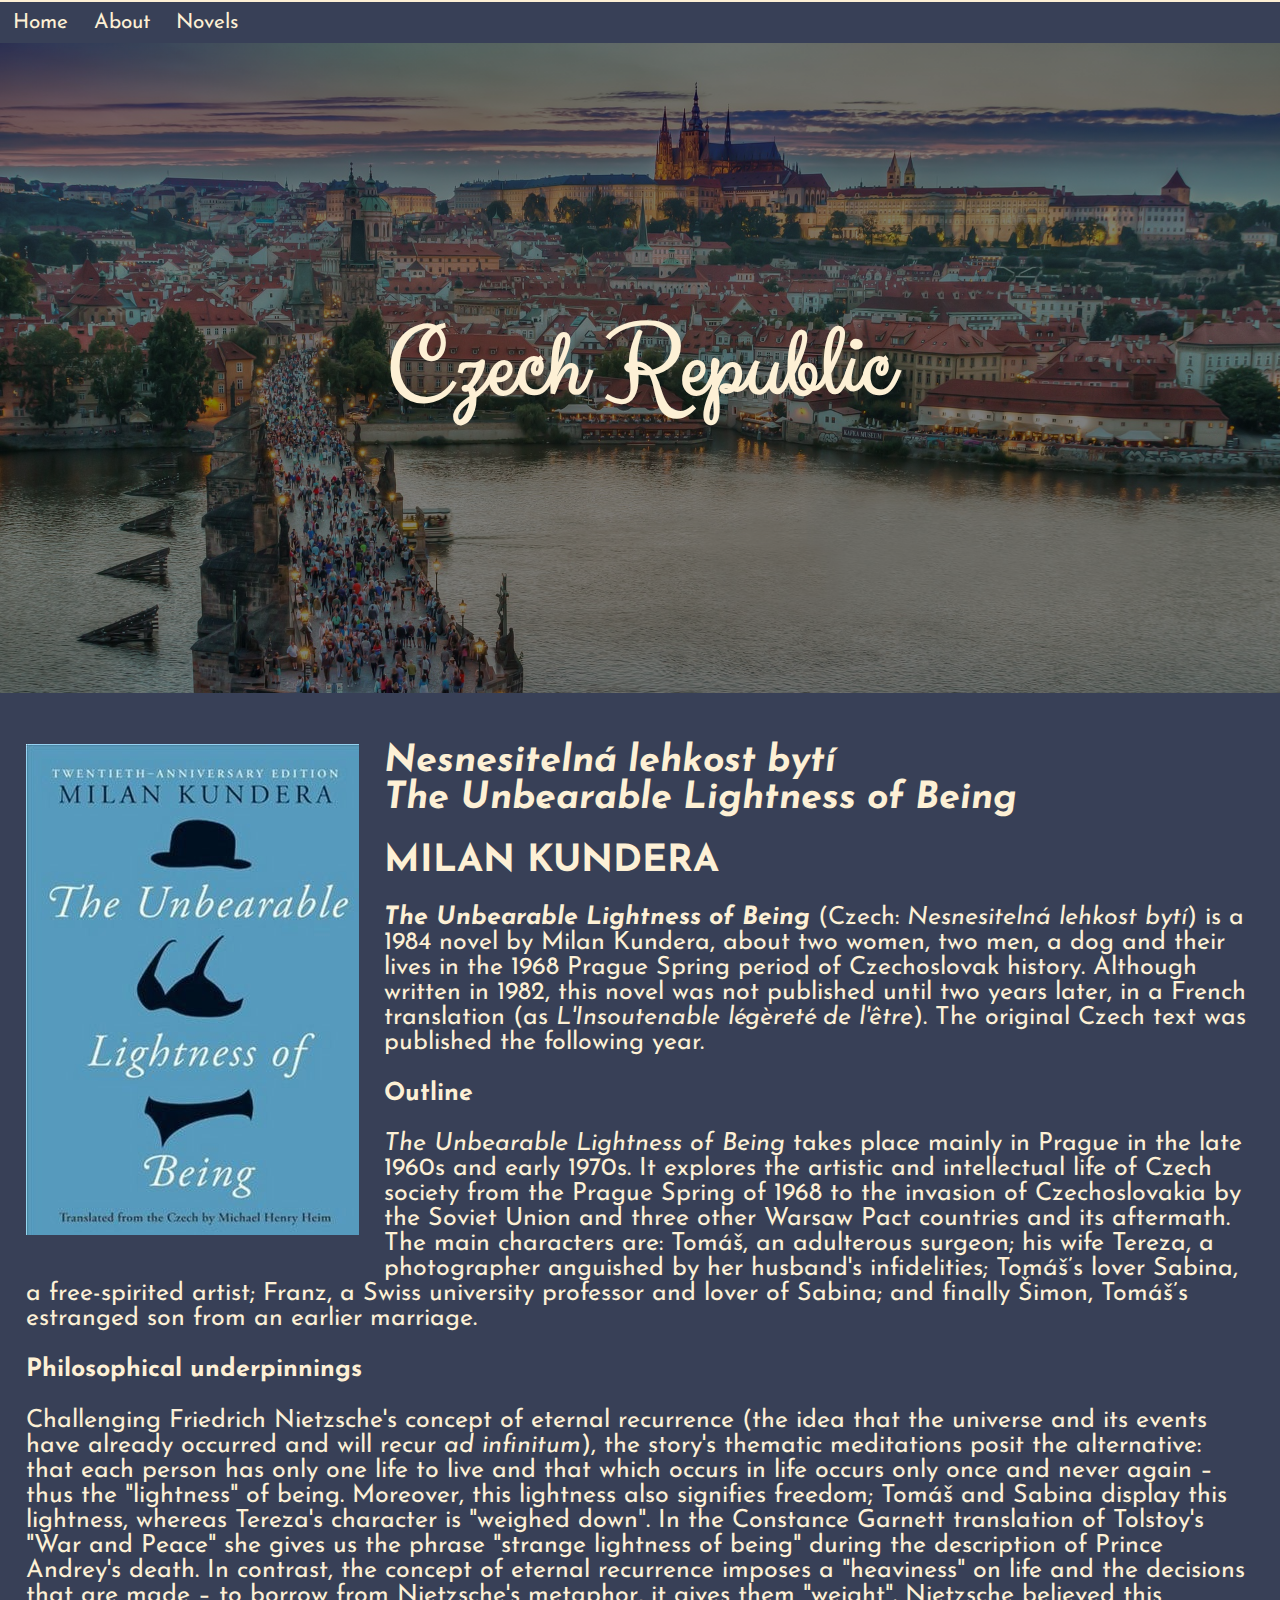
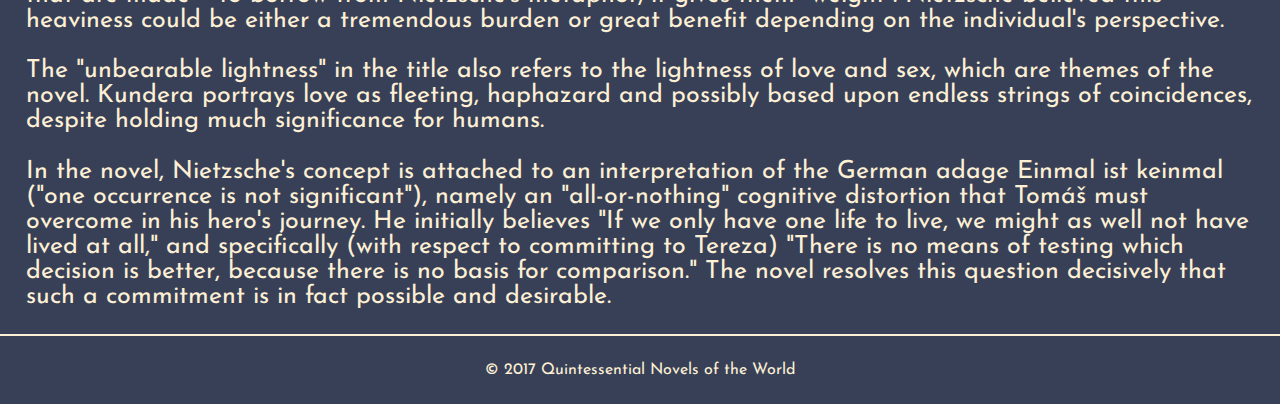
<file: novels/czech-republic.html>
<!doctype html>
<html lang="en">
    <head>
        <meta charset='utf-8'>
        <link rel="shortcut icon" href="../images/book-icon.png" />
        <title>Czech Republic</title>
        <link href="../css/style.css" rel="stylesheet" type="text/css">
    </head>
    <body class="czech">
        <nav>
            <ul>
                <li><a href="../index.html">Home</a></li>
                <li><a href="../index.html#about">About</a></li>
                <li><a href="../index.html#novels">Novels</a></li>
            </ul>
        </nav>
        <div class="banner czech-banner">
            <h1>Czech Republic</h1>
        </div>
       
        <br>
        <img align='left' src="../images/the-unbearable-lightness-of-being.jpg">
        <br>
        <h2> <em>Nesnesitelná lehkost bytí</em>
        <br><em>The Unbearable Lightness of Being</em>
        <p> MILAN KUNDERA </p></h2>
        <p><em><strong>The Unbearable Lightness of Being</strong></em> (Czech: <em>Nesnesitelná lehkost bytí</em>) is a 1984 novel by Milan Kundera, about two women, two men, a dog and their lives in the 1968 Prague Spring period of Czechoslovak history. Although written in 1982, this novel was not published until two years later, in a French translation (as <em>L'Insoutenable légèreté de l'être</em>). The original Czech text was published the following year. </p>
        <p><strong>Outline</strong></p>
        <p><em>The Unbearable Lightness of Being</em> takes place mainly in Prague in the late 1960s and early 1970s. It explores the artistic and intellectual life of Czech society from the Prague Spring of 1968 to the invasion of Czechoslovakia by the Soviet Union and three other Warsaw Pact countries and its aftermath. The main characters are: Tomáš, an adulterous surgeon; his wife Tereza, a photographer anguished by her husband's infidelities; Tomáš’s lover Sabina, a free-spirited artist; Franz, a Swiss university professor and lover of Sabina; and finally Šimon, Tomáš’s estranged son from an earlier marriage.</p>
        <p><strong>Philosophical underpinnings</strong></p>
        <p>Challenging Friedrich Nietzsche's concept of eternal recurrence (the idea that the universe and its events have already occurred and will recur <em>ad infinitum</em>), the story's thematic meditations posit the alternative: that each person has only one life to live and that which occurs in life occurs only once and never again – thus the "lightness" of being. Moreover, this lightness also signifies freedom; Tomáš and Sabina display this lightness, whereas Tereza's character is "weighed down". In the Constance Garnett translation of Tolstoy's "War and Peace" she gives us the phrase "strange lightness of being" during the description of Prince Andrey's death. In contrast, the concept of eternal recurrence imposes a "heaviness" on life and the decisions that are made – to borrow from Nietzsche's metaphor, it gives them "weight". Nietzsche believed this heaviness could be either a tremendous burden or great benefit depending on the individual's perspective.</p>
        <p>The "unbearable lightness" in the title also refers to the lightness of love and sex, which are themes of the novel. Kundera portrays love as fleeting, haphazard and possibly based upon endless strings of coincidences, despite holding much significance for humans.</p>
        <p>In the novel, Nietzsche's concept is attached to an interpretation of the German adage Einmal ist keinmal ("one occurrence is not significant"), namely an "all-or-nothing" cognitive distortion that Tomáš must overcome in his hero's journey. He initially believes "If we only have one life to live, we might as well not have lived at all," and specifically (with respect to committing to Tereza) "There is no means of testing which decision is better, because there is no basis for comparison." The novel resolves this question decisively that such a commitment is in fact possible and desirable.</p>
        <footer>
            <p> &copy 2017 Quintessential Novels of the World </p>
        </footer>
    </body>
</html>
</file>
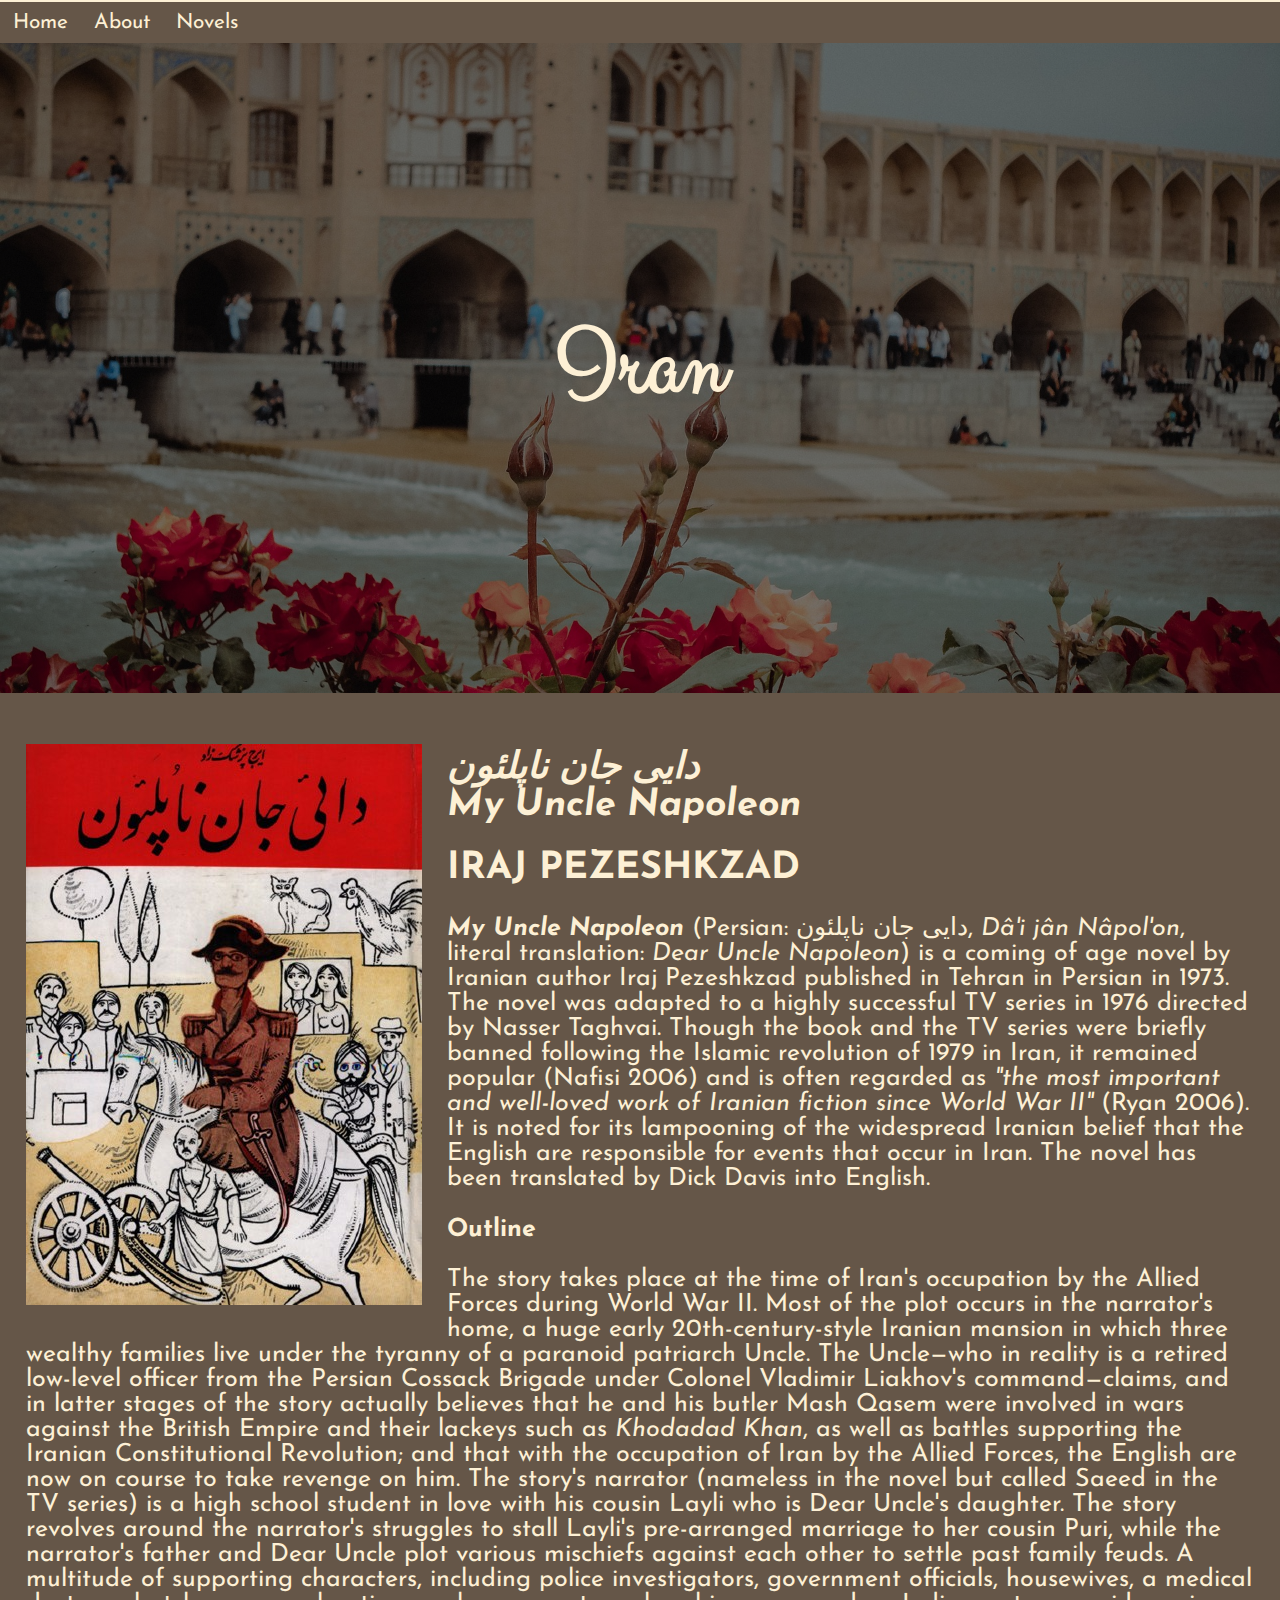
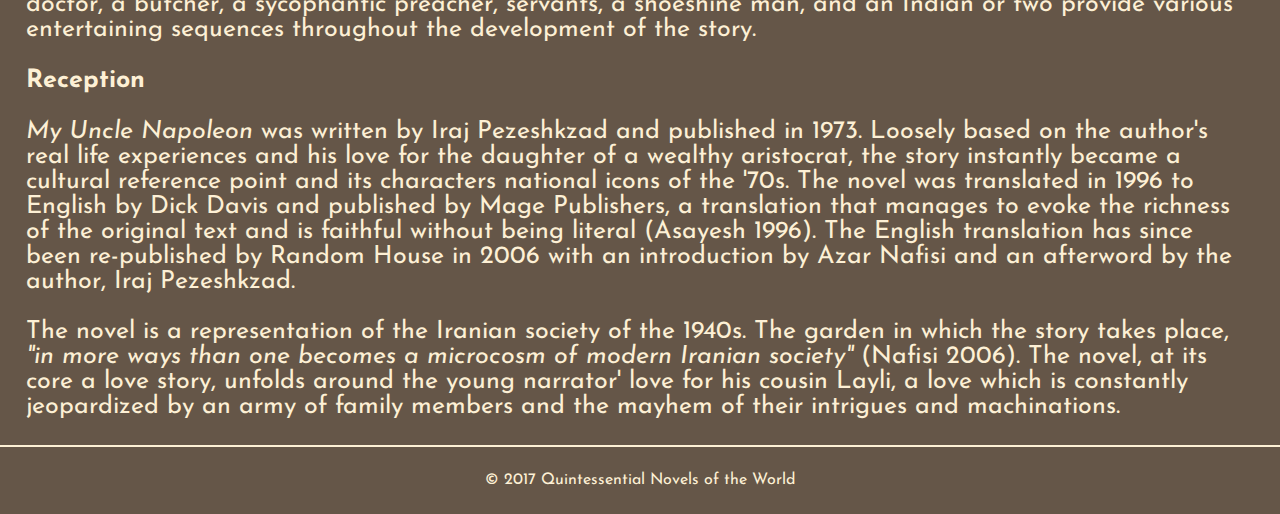
<file: novels/iran.html>
<!doctype html>
<html lang="en">
    <head>
        <meta charset='utf-8'>
        <link rel="shortcut icon" href="../images/book-icon.png" />
        <title>Iran</title>
        <link href="../css/style.css" rel="stylesheet" type="text/css">
    </head>
    <body class="iran">
        <nav>
            <ul>
                <li><a href="../index.html">Home</a></li>
                <li><a href="../index.html#about">About</a></li>
                <li><a href="../index.html#novels">Novels</a></li>
            </ul>
        </nav>
        <div class="banner iran-banner">
            <h1>Iran</h1>
        </div>
       
        <br>
        <img align='left' src="../images/my-uncle-napoleon.jpg">
        <br>
        <h2> <em> دایی جان ناپلئون</em>
        <br><em>My Uncle Napoleon</em>
        <p> IRAJ PEZESHKZAD </p></h2>
        <p><strong><em>My Uncle Napoleon</em></strong> (Persian: دایی جان ناپلئون, <em>Dâ'i jân Nâpol'on</em>, literal translation: <em>Dear Uncle Napoleon</em>) is a coming of age novel by Iranian author Iraj Pezeshkzad published in Tehran in Persian in 1973. The novel was adapted to a highly successful TV series in 1976 directed by Nasser Taghvai. Though the book and the TV series were briefly banned following the Islamic revolution of 1979 in Iran, it remained popular (Nafisi 2006) and is often regarded as <em>"the most important and well-loved work of Iranian fiction since World War II"</em> (Ryan 2006). It is noted for its lampooning of the widespread Iranian belief that the English are responsible for events that occur in Iran. The novel has been translated by Dick Davis into English.</p>
        <p><strong>Outline</strong></p>
        <p>The story takes place at the time of Iran's occupation by the Allied Forces during World War II. Most of the plot occurs in the narrator's home, a huge early 20th-century-style Iranian mansion in which three wealthy families live under the tyranny of a paranoid patriarch Uncle. The Uncle—who in reality is a retired low-level officer from the Persian Cossack Brigade under Colonel Vladimir Liakhov's command—claims, and in latter stages of the story actually believes that he and his butler Mash Qasem were involved in wars against the British Empire and their lackeys such as <em>Khodadad Khan</em>, as well as battles supporting the Iranian Constitutional Revolution; and that with the occupation of Iran by the Allied Forces, the English are now on course to take revenge on him. The story's narrator (nameless in the novel but called Saeed in the TV series) is a high school student in love with his cousin Layli who is Dear Uncle's daughter. The story revolves around the narrator's struggles to stall Layli's pre-arranged marriage to her cousin Puri, while the narrator's father and Dear Uncle plot various mischiefs against each other to settle past family feuds. A multitude of supporting characters, including police investigators, government officials, housewives, a medical doctor, a butcher, a sycophantic preacher, servants, a shoeshine man, and an Indian or two provide various entertaining sequences throughout the development of the story.</p>
        <p><strong>Reception</strong></p>
        <p><em>My Uncle Napoleon</em> was written by Iraj Pezeshkzad and published in 1973. Loosely based on the author's real life experiences and his love for the daughter of a wealthy aristocrat, the story instantly became a cultural reference point and its characters national icons of the '70s. The novel was translated in 1996 to English by Dick Davis and published by Mage Publishers, a translation that manages to evoke the richness of the original text and is faithful without being literal (Asayesh 1996). The English translation has since been re-published by Random House in 2006 with an introduction by Azar Nafisi and an afterword by the author, Iraj Pezeshkzad.</p>
        <p>The novel is a representation of the Iranian society of the 1940s. The garden in which the story takes place, <em>"in more ways than one becomes a microcosm of modern Iranian society"</em> (Nafisi 2006). The novel, at its core a love story, unfolds around the young narrator' love for his cousin Layli, a love which is constantly jeopardized by an army of family members and the mayhem of their intrigues and machinations.</p>
        <footer>
            <p> &copy 2017 Quintessential Novels of the World </p>
        </footer>
    </body>
</html>
</file>
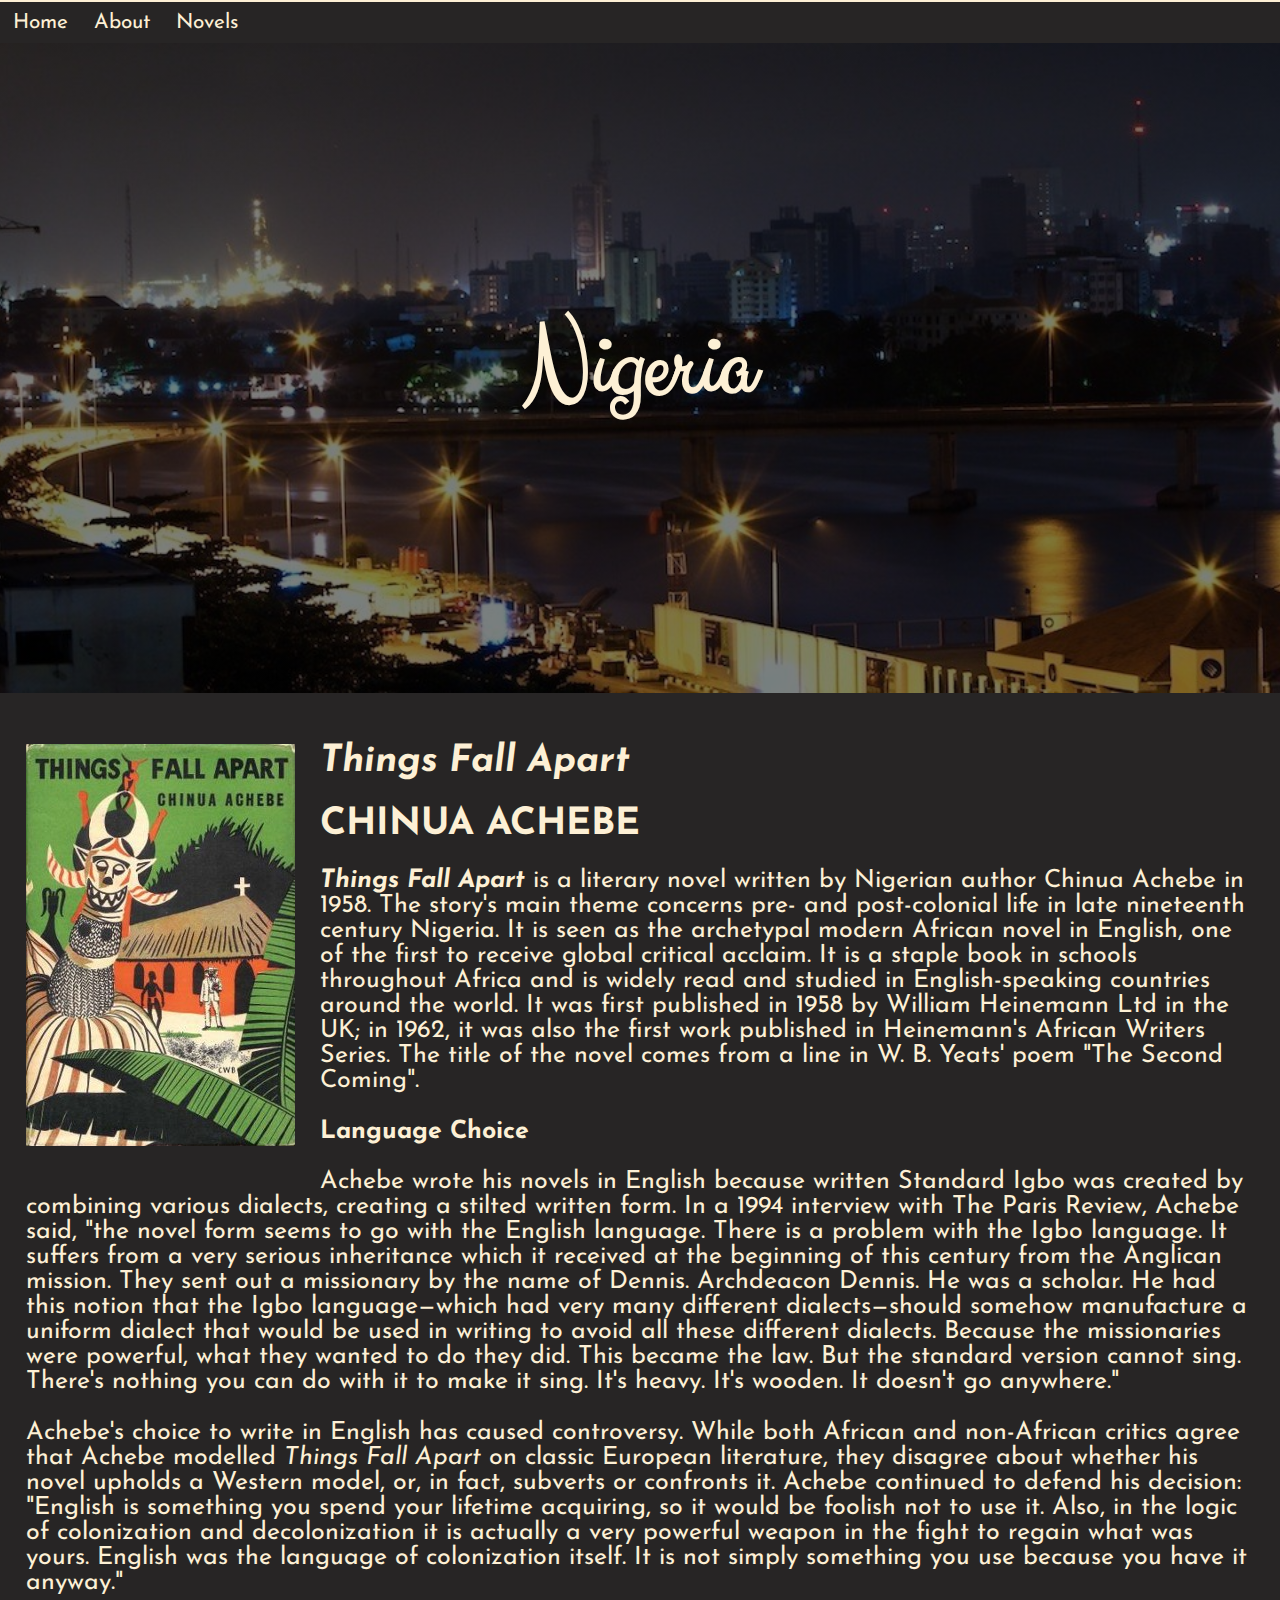
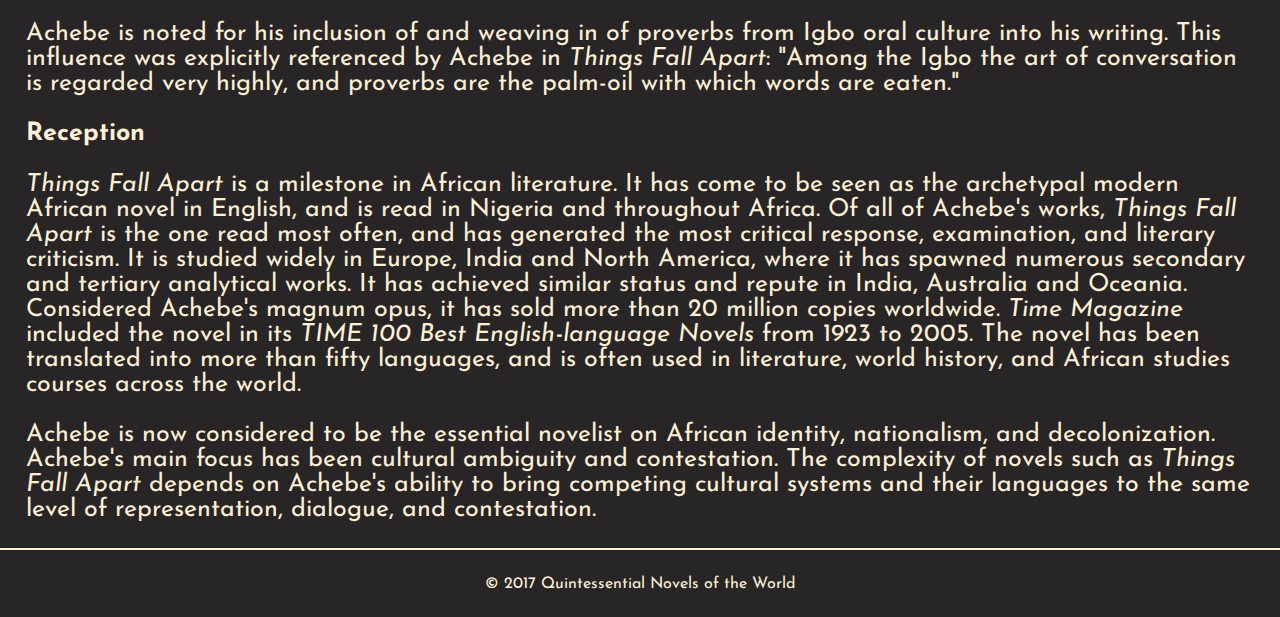
<file: novels/nigeria.html>
<!doctype html>
<html lang="en">
    <head>
        <meta charset='utf-8'>
        <link rel="shortcut icon" href="../images/book-icon.png" />
        <title>Nigeria</title>
        <link href="../css/style.css" rel="stylesheet" type="text/css">
    </head>
    <body class="nigeria">
        <nav>
            <ul>
                <li><a href="../index.html">Home</a></li>
                <li><a href="../index.html#about">About</a></li>
                <li><a href="../index.html#novels">Novels</a></li>
            </ul>
        </nav>
        <div class="banner nigeria-banner">
            <h1>Nigeria</h1>
        </div>
       
        <br>
        <img align='left' src="../images/things-fall-apart.jpg">
        <br>
        <h2> <em>Things Fall Apart</em>
        <p>CHINUA ACHEBE</p></h2>
        <p><em><strong>Things Fall Apart</strong></em> is a literary novel written by Nigerian author Chinua Achebe in 1958. The story's main theme concerns pre- and post-colonial life in late nineteenth century Nigeria. It is seen as the archetypal modern African novel in English, one of the first to receive global critical acclaim. It is a staple book in schools throughout Africa and is widely read and studied in English-speaking countries around the world. It was first published in 1958 by William Heinemann Ltd in the UK; in 1962, it was also the first work published in Heinemann's African Writers Series. The title of the novel comes from a line in W. B. Yeats' poem "The Second Coming". </p>
        <p><strong>Language Choice</strong></p>
        <p>Achebe wrote his novels in English because written Standard Igbo was created by combining various dialects, creating a stilted written form. In a 1994 interview with The Paris Review, Achebe said, "the novel form seems to go with the English language. There is a problem with the Igbo language. It suffers from a very serious inheritance which it received at the beginning of this century from the Anglican mission. They sent out a missionary by the name of Dennis. Archdeacon Dennis. He was a scholar. He had this notion that the Igbo language—which had very many different dialects—should somehow manufacture a uniform dialect that would be used in writing to avoid all these different dialects. Because the missionaries were powerful, what they wanted to do they did. This became the law. But the standard version cannot sing. There's nothing you can do with it to make it sing. It's heavy. It's wooden. It doesn't go anywhere."</p>
        <p>Achebe's choice to write in English has caused controversy. While both African and non-African critics agree that Achebe modelled <em>Things Fall Apart</em> on classic European literature, they disagree about whether his novel upholds a Western model, or, in fact, subverts or confronts it. Achebe continued to defend his decision: "English is something you spend your lifetime acquiring, so it would be foolish not to use it. Also, in the logic of colonization and decolonization it is actually a very powerful weapon in the fight to regain what was yours. English was the language of colonization itself. It is not simply something you use because you have it anyway."</p>
        <p>Achebe is noted for his inclusion of and weaving in of proverbs from Igbo oral culture into his writing. This influence was explicitly referenced by Achebe in <em>Things Fall Apart</em>: "Among the Igbo the art of conversation is regarded very highly, and proverbs are the palm-oil with which words are eaten."</p>
        <p><strong>Reception</strong></p>
        <p><em>Things Fall Apart</em> is a milestone in African literature. It has come to be seen as the archetypal modern African novel in English, and is read in Nigeria and throughout Africa. Of all of Achebe's works, <em>Things Fall Apart</em> is the one read most often, and has generated the most critical response, examination, and literary criticism. It is studied widely in Europe, India and North America, where it has spawned numerous secondary and tertiary analytical works. It has achieved similar status and repute in India, Australia and Oceania. Considered Achebe's magnum opus, it has sold more than 20 million copies worldwide. <em>Time Magazine</em> included the novel in its <em>TIME 100 Best English-language Novels</em> from 1923 to 2005. The novel has been translated into more than fifty languages, and is often used in literature, world history, and African studies courses across the world.</p>
        <p>Achebe is now considered to be the essential novelist on African identity, nationalism, and decolonization. Achebe's main focus has been cultural ambiguity and contestation. The complexity of novels such as <em>Things Fall Apart</em> depends on Achebe's ability to bring competing cultural systems and their languages to the same level of representation, dialogue, and contestation. </p>
        <footer>
            <p> &copy 2017 Quintessential Novels of the World </p>
        </footer>
    </body>
</html>
</file>
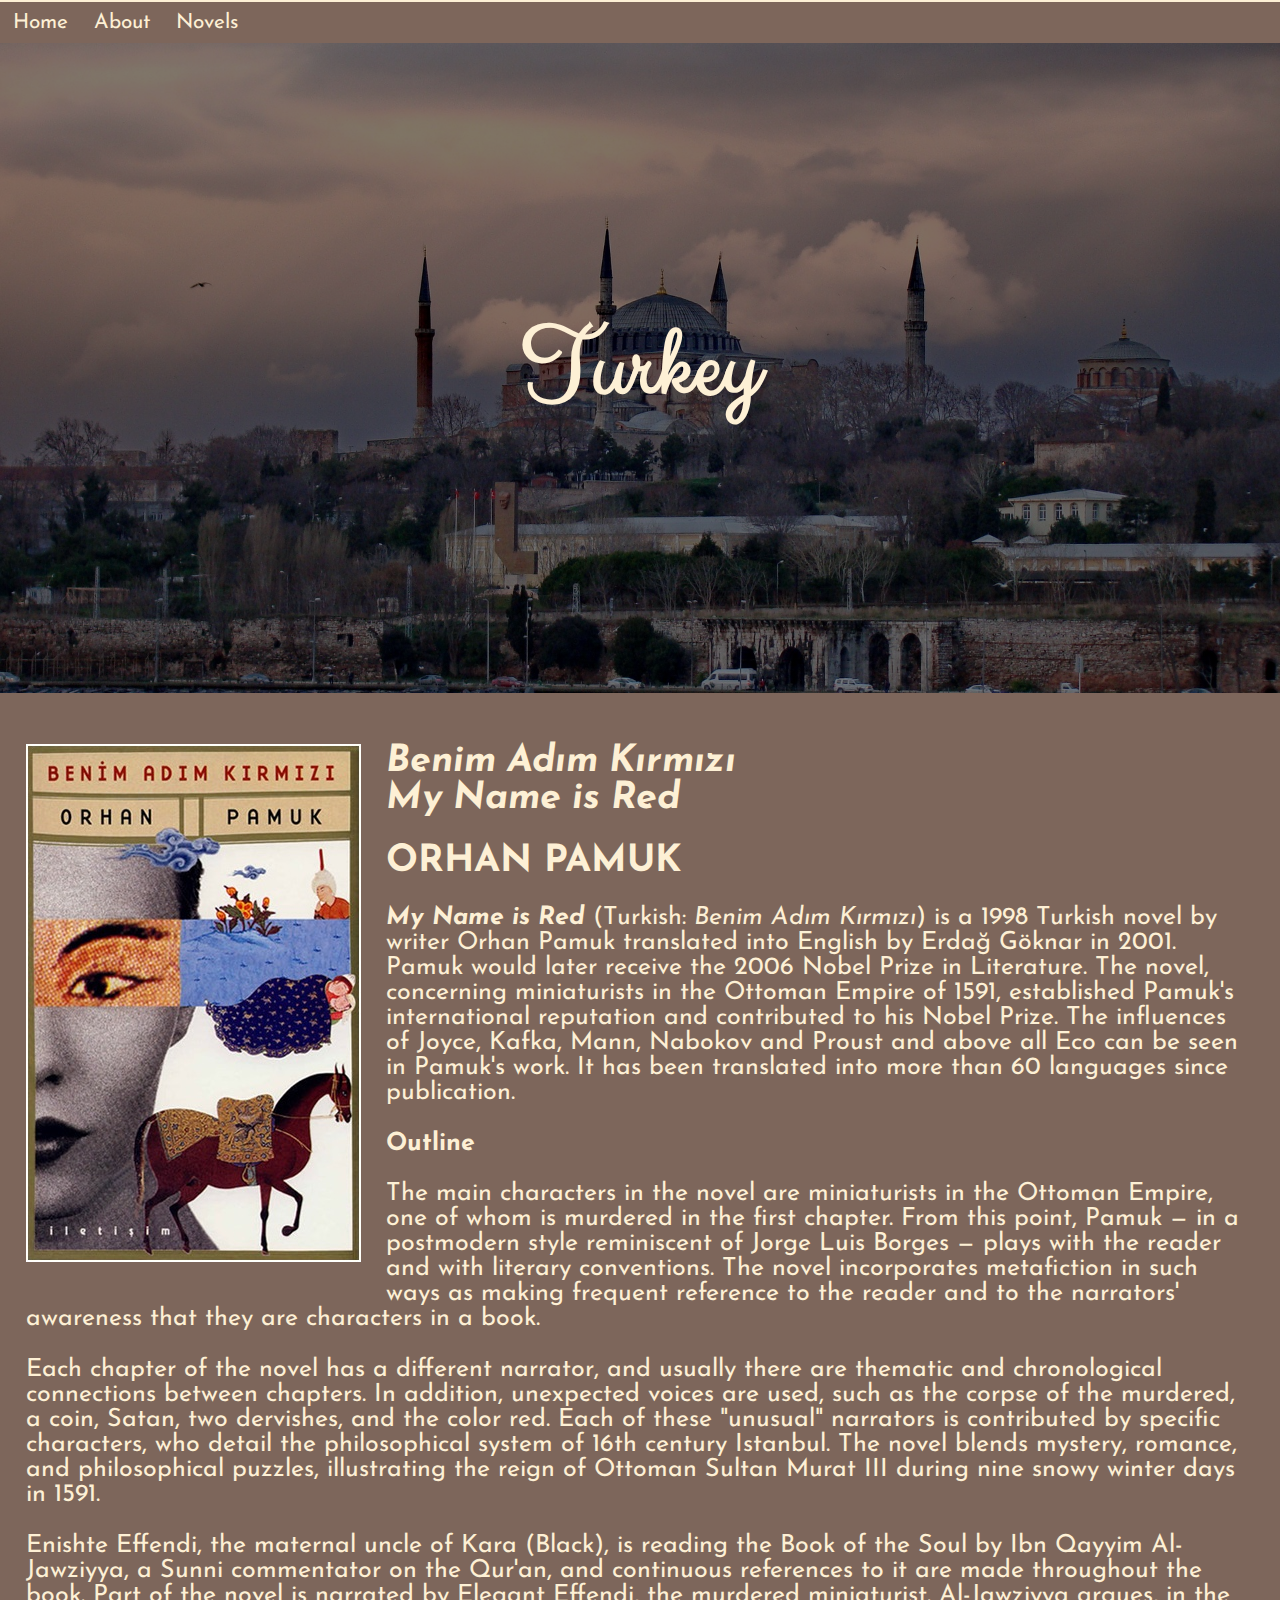
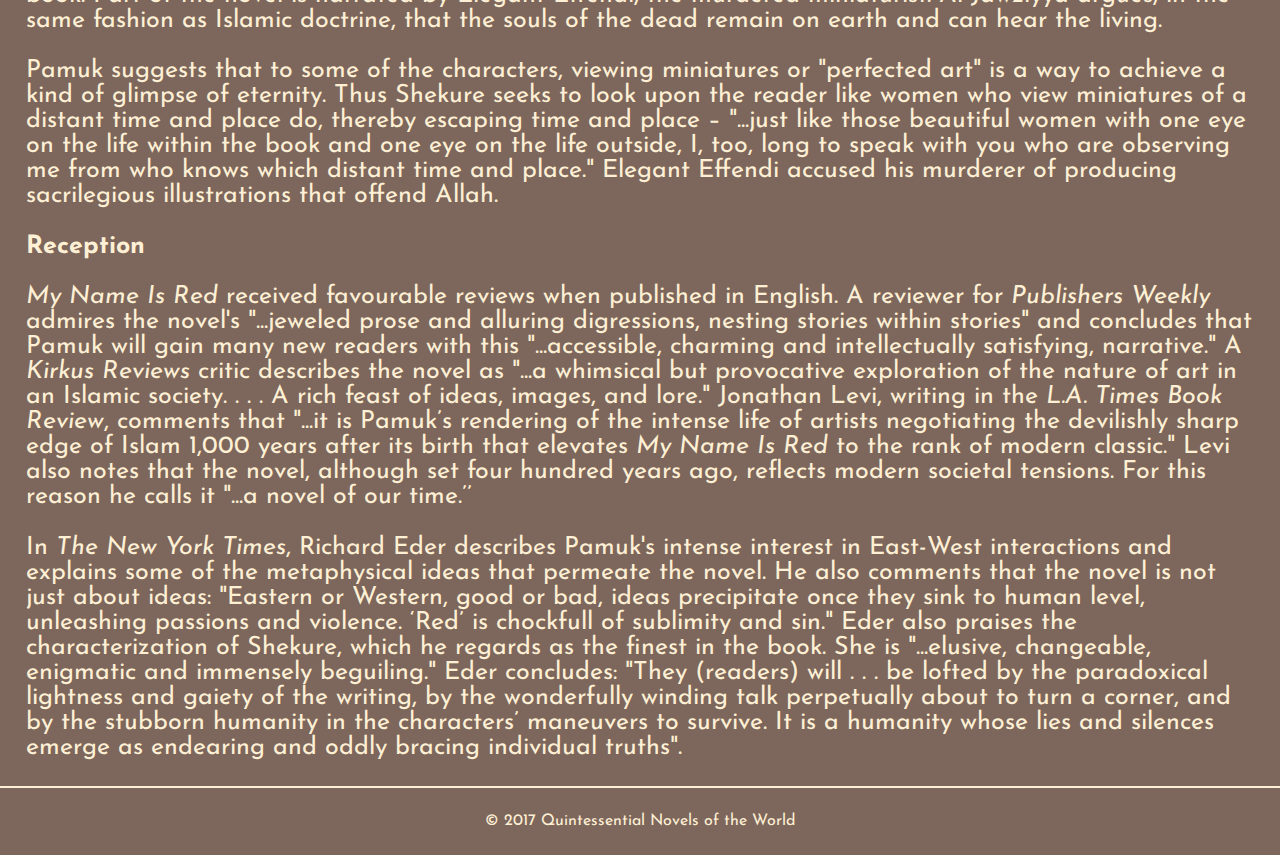
<file: novels/turkey.html>
<!doctype html>
<html lang="en">
    <head>
        <meta charset='utf-8'>
        <link rel="shortcut icon" href="../images/book-icon.png" />
        <title>Turkey</title>
        <link href="../css/style.css" rel="stylesheet" type="text/css">
    </head>
    <body class="turkey">
        <nav>
            <ul>
                <li><a href="../index.html">Home</a></li>
                <li><a href="../index.html#about">About</a></li>
                <li><a href="../index.html#novels">Novels</a></li>
            </ul>
        </nav>
        <div class="banner turkey-banner">
            <h1>Turkey</h1>
        </div>
       
        <br>
        <img align='left' src="../images/my-name-is-red.jpg">
        <br>
        <h2> <em>Benim Adım Kırmızı</em>
        <br><em>My Name is Red</em>
        <p>ORHAN PAMUK </p></h2>
        <p><strong><em>My Name is Red</em></strong> (Turkish: <em>Benim Adım Kırmızı</em>) is a 1998 Turkish novel by writer Orhan Pamuk translated into English by Erdağ Göknar in 2001. Pamuk would later receive the 2006 Nobel Prize in Literature. The novel, concerning miniaturists in the Ottoman Empire of 1591, established Pamuk's international reputation and contributed to his Nobel Prize. The influences of Joyce, Kafka, Mann, Nabokov and Proust and above all Eco can be seen in Pamuk's work. It has been translated into more than 60 languages since publication.</p>
        <p><strong>Outline</strong></p>
        <p>The main characters in the novel are miniaturists in the Ottoman Empire, one of whom is murdered in the first chapter. From this point, Pamuk — in a postmodern style reminiscent of Jorge Luis Borges — plays with the reader and with literary conventions. The novel incorporates metafiction in such ways as making frequent reference to the reader and to the narrators' awareness that they are characters in a book.</p>
        <p>Each chapter of the novel has a different narrator, and usually there are thematic and chronological connections between chapters. In addition, unexpected voices are used, such as the corpse of the murdered, a coin, Satan, two dervishes, and the color red. Each of these "unusual" narrators is contributed by specific characters, who detail the philosophical system of 16th century Istanbul. The novel blends mystery, romance, and philosophical puzzles, illustrating the reign of Ottoman Sultan Murat III during nine snowy winter days in 1591.</p>
        <p>Enishte Effendi, the maternal uncle of Kara (Black), is reading the Book of the Soul by Ibn Qayyim Al-Jawziyya, a Sunni commentator on the Qur'an, and continuous references to it are made throughout the book. Part of the novel is narrated by Elegant Effendi, the murdered miniaturist. Al-Jawziyya argues, in the same fashion as Islamic doctrine, that the souls of the dead remain on earth and can hear the living.</p>
        <p>Pamuk suggests that to some of the characters, viewing miniatures or "perfected art" is a way to achieve a kind of glimpse of eternity. Thus Shekure seeks to look upon the reader like women who view miniatures of a distant time and place do, thereby escaping time and place – "...just like those beautiful women with one eye on the life within the book and one eye on the life outside, I, too, long to speak with you who are observing me from who knows which distant time and place." Elegant Effendi accused his murderer of producing sacrilegious illustrations that offend Allah.</p>
        <p><strong>Reception</strong></p>
        <p><em>My Name Is Red </em>received favourable reviews when published in English. A reviewer for <em>Publishers Weekly</em> admires the novel's "...jeweled prose and alluring digressions, nesting stories within stories" and concludes that Pamuk will gain many new readers with this "...accessible, charming and intellectually satisfying, narrative." A <em>Kirkus Reviews</em> critic describes the novel as "...a whimsical but provocative exploration of the nature of art in an Islamic society. . . . A rich feast of ideas, images, and lore." Jonathan Levi, writing in the <em>L.A. Times Book Review</em>, comments that "...it is Pamuk’s rendering of the intense life of artists negotiating the devilishly sharp edge of Islam 1,000 years after its birth that elevates <em>My Name Is Red</em> to the rank of modern classic." Levi also notes that the novel, although set four hundred years ago, reflects modern societal tensions. For this reason he calls it "...a novel of our time.’’</p>
        <p>In <em>The New York Times</em>, Richard Eder describes Pamuk's intense interest in East-West interactions and explains some of the metaphysical ideas that permeate the novel. He also comments that the novel is not just about ideas: "Eastern or Western, good or bad, ideas precipitate once they sink to human level, unleashing passions and violence. ‘Red’ is chockfull of sublimity and sin." Eder also praises the characterization of Shekure, which he regards as the finest in the book. She is "...elusive, changeable, enigmatic and immensely beguiling." Eder concludes: "They (readers) will . . . be lofted by the paradoxical lightness and gaiety of the writing, by the wonderfully winding talk perpetually about to turn a corner, and by the stubborn humanity in the characters’ maneuvers to survive. It is a humanity whose lies and silences emerge as endearing and oddly bracing individual truths".</p>

        <footer>
            <p> &copy 2017 Quintessential Novels of the World </p>
        </footer>
    </body>
</html>
</file>
<file: css/style.css>
/* #FDF0D5  light beige - main text color */
/* #FDF0D5 green-yellow - link hovering color */


@import url('https://fonts.googleapis.com/css?family=Josefin+Sans');
@import url('https://fonts.googleapis.com/css?family=Clicker+Script');



/* main elements settings */    
* {
    box-sizing: border-box;
    margin: 0;
    padding: 0;
}


body {
    font-family: 'Josefin Sans', sans-serif;
    font-size: 25px;
    background: #663d1c;
    color: #FDF0D5;
}

.czech {
    background: #384057;
}

.iran {
    background: #655648;
}

.nigeria {
    background: #272525;
}

.turkey {
    background: #7d665b;
}


a {
    text-decoration:none;
    color: #FDF0D5;
}

a:hover {
    color: #bef738;
}

p {
    font-family: 'Josefin Sans', sans-serif;
    margin: 2%
}

img{
    margin: 2%;
}

/* page banners (top) settings*/
.full-img {
    width: 100%;
}

.banner {
    height: 650px;
    width: 100%;
    display: flex;
    align-items: center;
    justify-content: center;
    background-size: cover;
    position: relative;
}

.banner:after{
    content: '';
    position: absolute;
    width: 100%;
    height: 100%;
    top: 0;
    left: 0;
    background-image: linear-gradient(
    rgba(0, 0, 0, 0.5), 
    rgba(0, 0, 0, 0.5));    
} 

.banner h1{
    font-family: 'Clicker Script';
    font-size: 100px; 
    text-align: center;
    position: relative;
    z-index: 1;
}
/* banners for pages : defferent images for different pages*/
.index-banner {
    background-image: url('../images/home-page-banner-image.jpg');
    background-position: center;
}

/* Pixaby photo */
.iran-banner {
    background-image: url('../images/iran.jpg');
    background-position: center;
}

/* Pixaby photo */
.czech-banner {
    background-image: url('../images/czech.jpg');
    background-position: top;
}

/* Pixaby photo */
.turkey-banner{
    background-image: url('../images/turkey.jpg');
    background-position: center;
}

/* Pixaby photo */
.nigeria-banner {
    background-image: url("../images/nigeria.jpg");
    background-position: center;
}

/* navigation bar settings*/
nav {
    border-top: 2px solid #FDF0D5;
}

nav li:first-child {
    border-left: none
}

nav ul {
    display: flex;
    list-style: none;
    font-size: 1.3rem;
}

nav li {
    padding: 10px;
    text-align: left;
}

nav a:hover{
    color: #bef738;
}


nav a{
    text-decoration: none;
    color: #FDF0D5;
    padding: 3px;
    transition: .25s;
}

/* novels images and links settings from the home page*/
.row {
    display: flex;
}

.col-2 {
    width: 50%;
    /*background: lightgrey;*/
    padding: 10px;
    text-align: center;
    height: 50%;
}

.col-2 img {
    width: 65%;
    height: 500px;
    border: 2px solid #FDF0D5;
}


.main-content-header {
    text-align: center;
    font-size: 3rem;
    margin: 2rem 0;
    padding-top: 2%;
    font-family: 'Clicker Script';
}


/* footer for all pages*/ 
footer p { 
    text-align: center;
    font-size: 1rem;
    color: #FDF0D5;
}
footer {
    align-items: center;
    text-align: center;
    margin-top: 1rem;
    margin-bottom: .4rem;
    border-top: 2px solid #FDF0D5;
}
</file>
